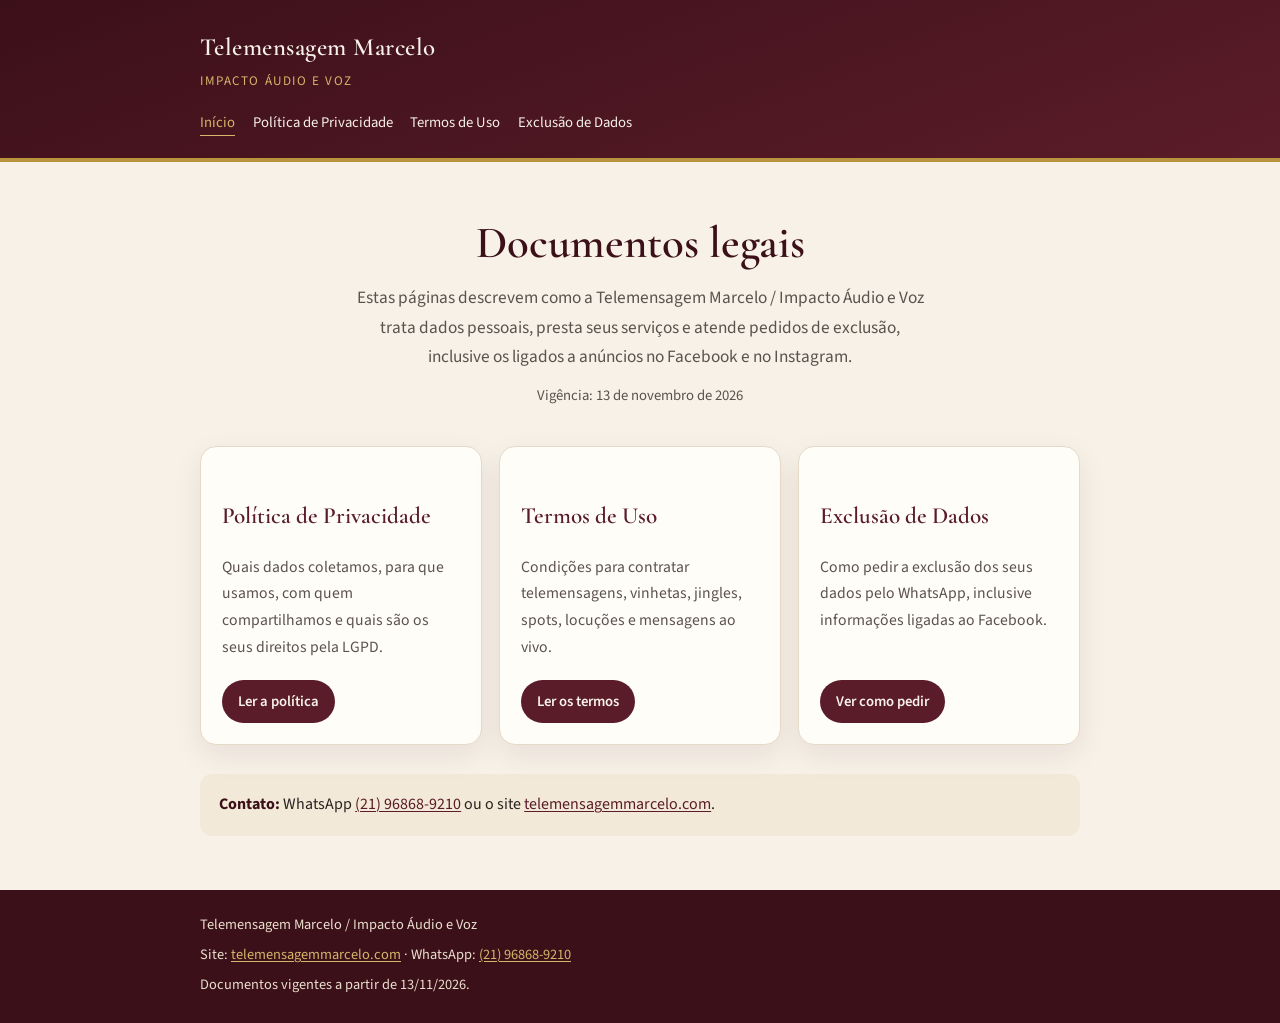
<file: index.html>
<!DOCTYPE html>
<html lang="pt-BR">
<head>
  <meta charset="utf-8">
  <meta name="viewport" content="width=device-width, initial-scale=1">
  <meta name="description" content="Política de privacidade, termos de uso e exclusão de dados da Telemensagem Marcelo / Impacto Áudio e Voz.">
  <title>Documentos legais — Telemensagem Marcelo</title>
  <link rel="preconnect" href="https://fonts.googleapis.com">
  <link rel="preconnect" href="https://fonts.gstatic.com" crossorigin>
  <link href="https://fonts.googleapis.com/css2?family=Cormorant+Garamond:wght@600;700&family=Source+Sans+3:wght@400;600&display=swap" rel="stylesheet">
  <link rel="stylesheet" href="styles.css">
</head>
<body>
  <header>
    <div class="wrap">
      <a class="brand" href="index.html">Telemensagem Marcelo</a>
      <span class="sub">Impacto Áudio e Voz</span>
      <nav class="top" aria-label="Documentos legais">
      <a href="index.html" aria-current="page">Início</a>
      <a href="politica-de-privacidade.html">Política de Privacidade</a>
      <a href="termos-de-uso.html">Termos de Uso</a>
      <a href="exclusao-de-dados.html">Exclusão de Dados</a>
      </nav>
    </div>
  </header>
  <main>
    <div class="wrap">
      <section class="hero">
        <h1>Documentos legais</h1>
        <p class="lede">Estas páginas descrevem como a Telemensagem Marcelo / Impacto Áudio e Voz trata dados pessoais, presta seus serviços e atende pedidos de exclusão, inclusive os ligados a anúncios no Facebook e no Instagram.</p>
        <p class="meta">Vigência: 13 de novembro de 2026</p>
      </section>
      <section class="cards" aria-label="Páginas disponíveis">
        <article class="card">
          <h2>Política de Privacidade</h2>
          <p>Quais dados coletamos, para que usamos, com quem compartilhamos e quais são os seus direitos pela LGPD.</p>
          <a class="btn" href="politica-de-privacidade.html">Ler a política</a>
        </article>
        <article class="card">
          <h2>Termos de Uso</h2>
          <p>Condições para contratar telemensagens, vinhetas, jingles, spots, locuções e mensagens ao vivo.</p>
          <a class="btn" href="termos-de-uso.html">Ler os termos</a>
        </article>
        <article class="card">
          <h2>Exclusão de Dados</h2>
          <p>Como pedir a exclusão dos seus dados pelo WhatsApp, inclusive informações ligadas ao Facebook.</p>
          <a class="btn" href="exclusao-de-dados.html">Ver como pedir</a>
        </article>
      </section>
      <div class="contact-box">
        <p><strong>Contato:</strong> WhatsApp <a href="https://wa.me/5521968689210">(21) 96868-9210</a> ou o site <a href="https://telemensagemmarcelo.com">telemensagemmarcelo.com</a>.</p>
      </div>

    </div>
  </main>
  <footer>
    <div class="wrap">
      <p>Telemensagem Marcelo / Impacto Áudio e Voz</p>
      <p>Site: <a href="https://telemensagemmarcelo.com">telemensagemmarcelo.com</a> · WhatsApp: <a href="https://wa.me/5521968689210">(21) 96868-9210</a></p>
      <p>Documentos vigentes a partir de 13/11/2026.</p>
    </div>
  </footer>
</body>
</html>
</file>
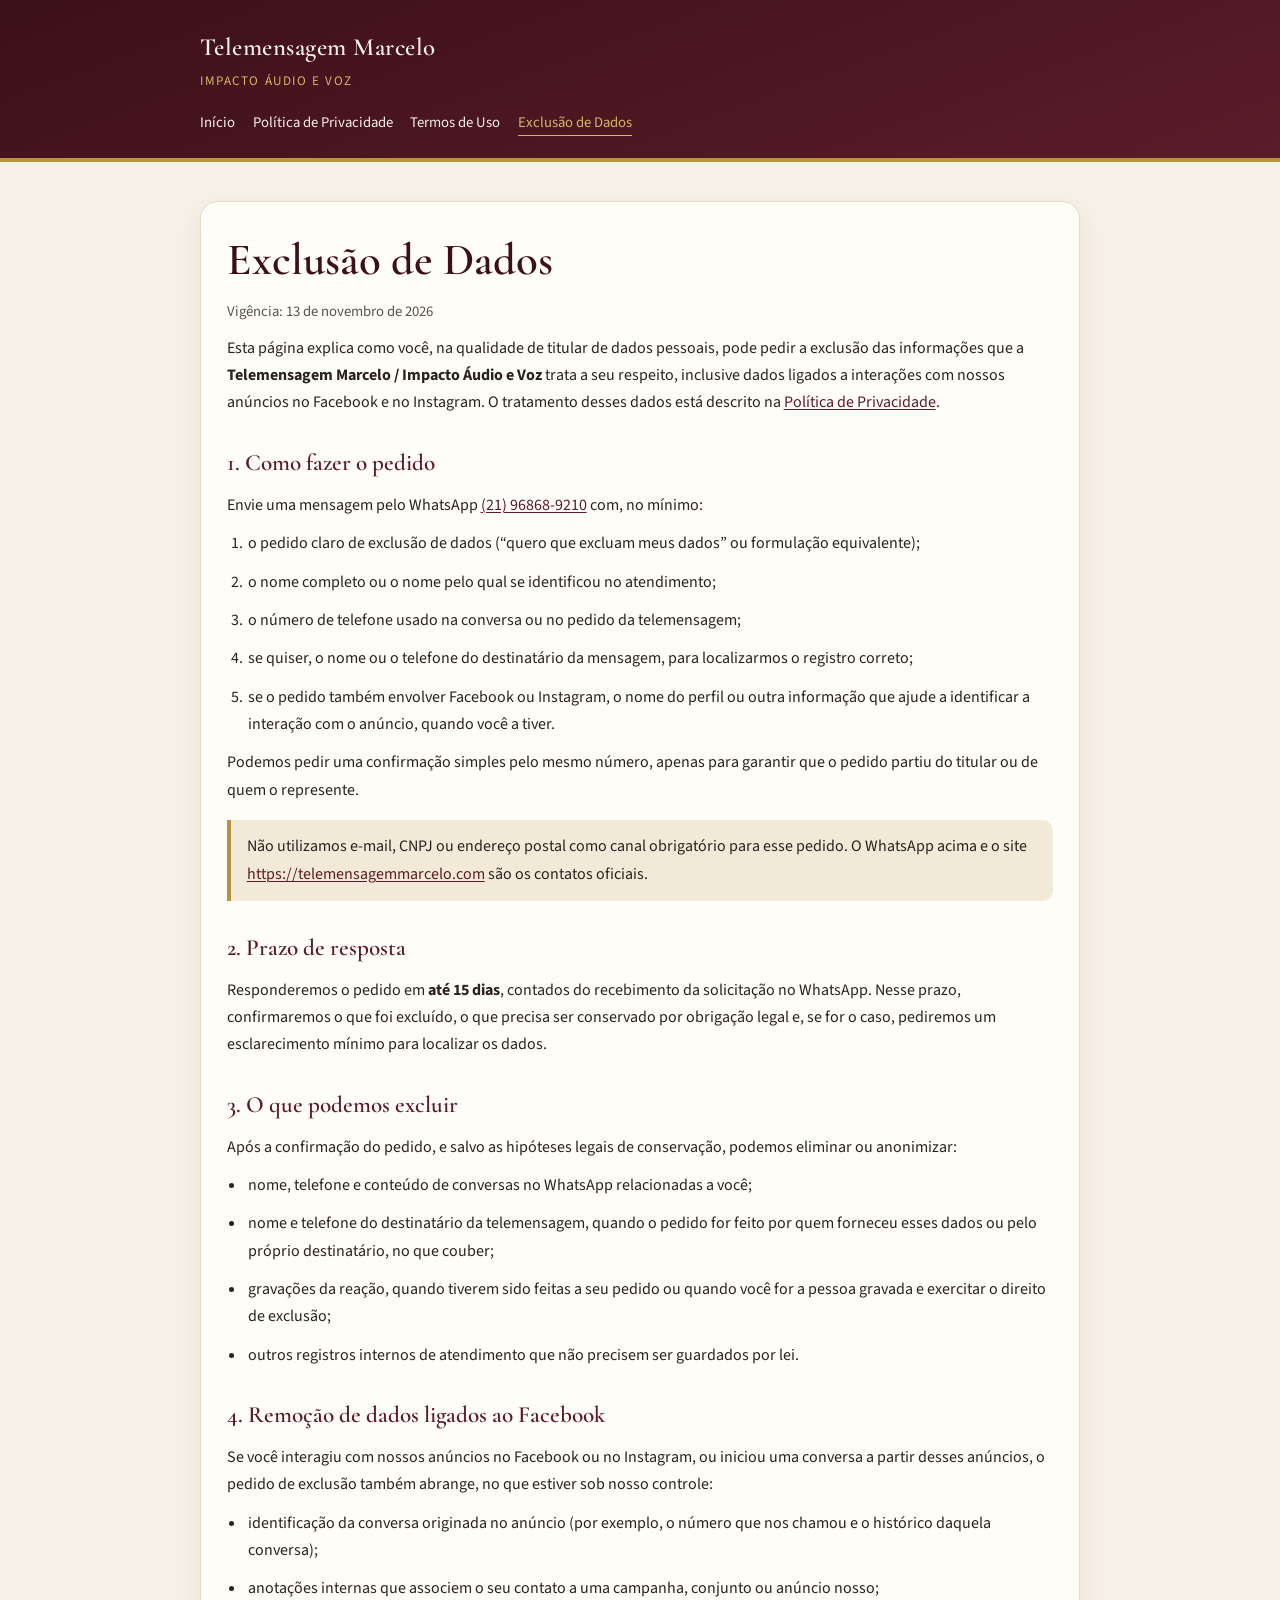
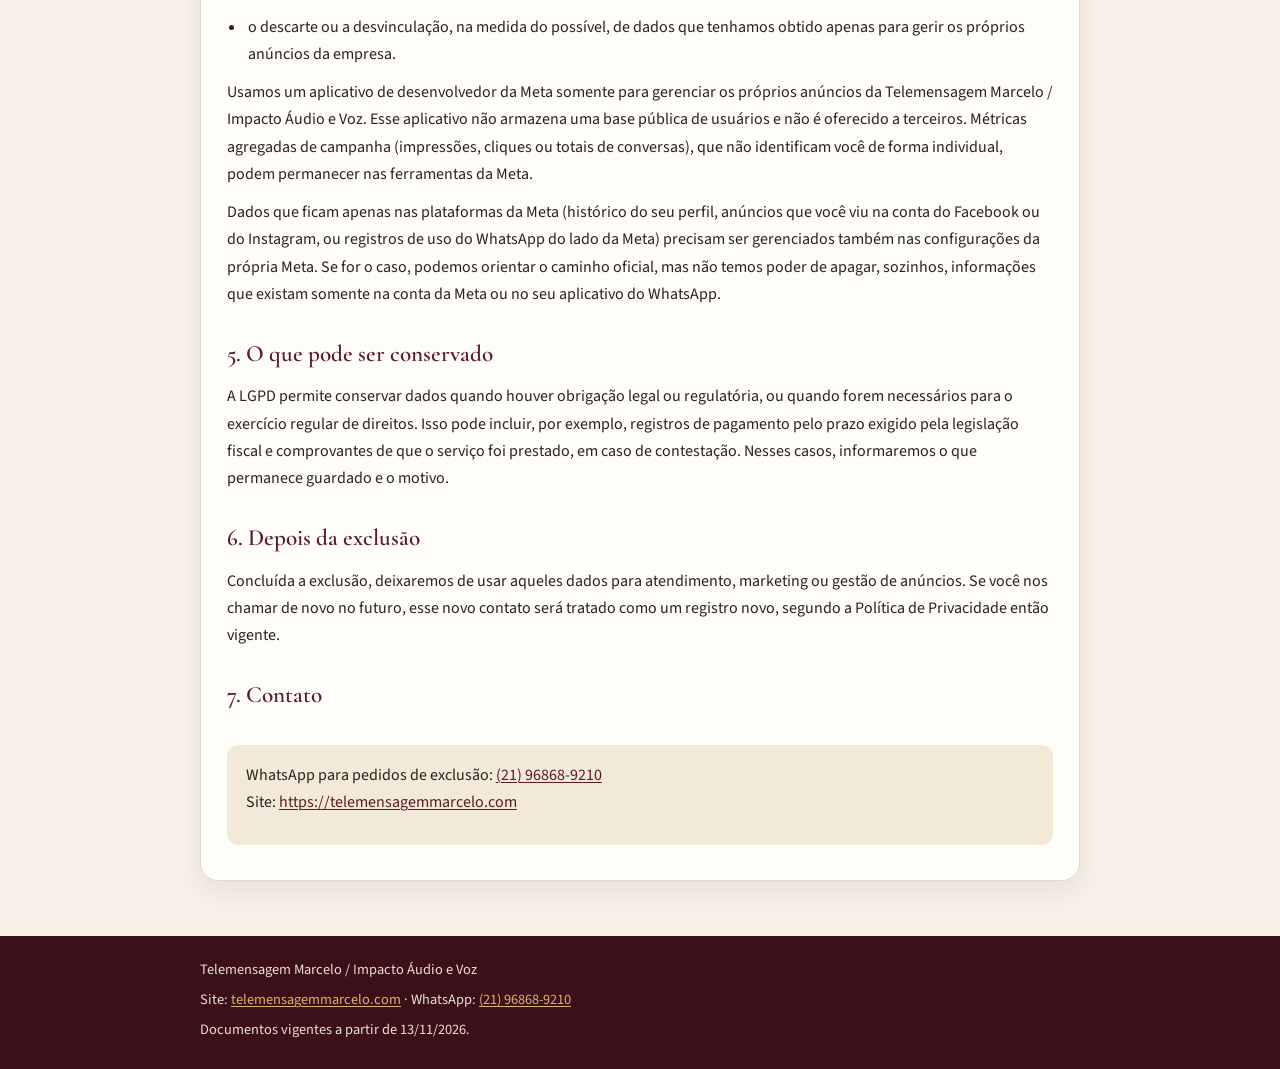
<file: exclusao-de-dados.html>
<!DOCTYPE html>
<html lang="pt-BR">
<head>
  <meta charset="utf-8">
  <meta name="viewport" content="width=device-width, initial-scale=1">
  <meta name="description" content="Como pedir a exclusão dos seus dados à Telemensagem Marcelo, inclusive dados ligados ao Facebook.">
  <title>Exclusão de Dados — Telemensagem Marcelo</title>
  <link rel="preconnect" href="https://fonts.googleapis.com">
  <link rel="preconnect" href="https://fonts.gstatic.com" crossorigin>
  <link href="https://fonts.googleapis.com/css2?family=Cormorant+Garamond:wght@600;700&family=Source+Sans+3:wght@400;600&display=swap" rel="stylesheet">
  <link rel="stylesheet" href="styles.css">
</head>
<body>
  <header>
    <div class="wrap">
      <a class="brand" href="index.html">Telemensagem Marcelo</a>
      <span class="sub">Impacto Áudio e Voz</span>
      <nav class="top" aria-label="Documentos legais">
      <a href="index.html">Início</a>
      <a href="politica-de-privacidade.html">Política de Privacidade</a>
      <a href="termos-de-uso.html">Termos de Uso</a>
      <a href="exclusao-de-dados.html" aria-current="page">Exclusão de Dados</a>
      </nav>
    </div>
  </header>
  <main>
    <div class="wrap">
      <article>
        <h1>Exclusão de Dados</h1>
        <p class="meta">Vigência: 13 de novembro de 2026</p>
        <p>Esta página explica como você, na qualidade de titular de dados pessoais, pode pedir a exclusão das informações que a <strong>Telemensagem Marcelo / Impacto Áudio e Voz</strong> trata a seu respeito, inclusive dados ligados a interações com nossos anúncios no Facebook e no Instagram. O tratamento desses dados está descrito na <a href="politica-de-privacidade.html">Política de Privacidade</a>.</p>

        <h2>1. Como fazer o pedido</h2>
        <p>Envie uma mensagem pelo WhatsApp <a href="https://wa.me/5521968689210">(21) 96868-9210</a> com, no mínimo:</p>
        <ol>
          <li>o pedido claro de exclusão de dados (“quero que excluam meus dados” ou formulação equivalente);</li>
          <li>o nome completo ou o nome pelo qual se identificou no atendimento;</li>
          <li>o número de telefone usado na conversa ou no pedido da telemensagem;</li>
          <li>se quiser, o nome ou o telefone do destinatário da mensagem, para localizarmos o registro correto;</li>
          <li>se o pedido também envolver Facebook ou Instagram, o nome do perfil ou outra informação que ajude a identificar a interação com o anúncio, quando você a tiver.</li>
        </ol>
        <p>Podemos pedir uma confirmação simples pelo mesmo número, apenas para garantir que o pedido partiu do titular ou de quem o represente.</p>
        <p class="note">Não utilizamos e-mail, CNPJ ou endereço postal como canal obrigatório para esse pedido. O WhatsApp acima e o site <a href="https://telemensagemmarcelo.com">https://telemensagemmarcelo.com</a> são os contatos oficiais.</p>

        <h2>2. Prazo de resposta</h2>
        <p>Responderemos o pedido em <strong>até 15 dias</strong>, contados do recebimento da solicitação no WhatsApp. Nesse prazo, confirmaremos o que foi excluído, o que precisa ser conservado por obrigação legal e, se for o caso, pediremos um esclarecimento mínimo para localizar os dados.</p>

        <h2>3. O que podemos excluir</h2>
        <p>Após a confirmação do pedido, e salvo as hipóteses legais de conservação, podemos eliminar ou anonimizar:</p>
        <ul>
          <li>nome, telefone e conteúdo de conversas no WhatsApp relacionadas a você;</li>
          <li>nome e telefone do destinatário da telemensagem, quando o pedido for feito por quem forneceu esses dados ou pelo próprio destinatário, no que couber;</li>
          <li>gravações da reação, quando tiverem sido feitas a seu pedido ou quando você for a pessoa gravada e exercitar o direito de exclusão;</li>
          <li>outros registros internos de atendimento que não precisem ser guardados por lei.</li>
        </ul>

        <h2>4. Remoção de dados ligados ao Facebook</h2>
        <p>Se você interagiu com nossos anúncios no Facebook ou no Instagram, ou iniciou uma conversa a partir desses anúncios, o pedido de exclusão também abrange, no que estiver sob nosso controle:</p>
        <ul>
          <li>identificação da conversa originada no anúncio (por exemplo, o número que nos chamou e o histórico daquela conversa);</li>
          <li>anotações internas que associem o seu contato a uma campanha, conjunto ou anúncio nosso;</li>
          <li>o descarte ou a desvinculação, na medida do possível, de dados que tenhamos obtido apenas para gerir os próprios anúncios da empresa.</li>
        </ul>
        <p>Usamos um aplicativo de desenvolvedor da Meta somente para gerenciar os próprios anúncios da Telemensagem Marcelo / Impacto Áudio e Voz. Esse aplicativo não armazena uma base pública de usuários e não é oferecido a terceiros. Métricas agregadas de campanha (impressões, cliques ou totais de conversas), que não identificam você de forma individual, podem permanecer nas ferramentas da Meta.</p>
        <p>Dados que ficam apenas nas plataformas da Meta (histórico do seu perfil, anúncios que você viu na conta do Facebook ou do Instagram, ou registros de uso do WhatsApp do lado da Meta) precisam ser gerenciados também nas configurações da própria Meta. Se for o caso, podemos orientar o caminho oficial, mas não temos poder de apagar, sozinhos, informações que existam somente na conta da Meta ou no seu aplicativo do WhatsApp.</p>

        <h2>5. O que pode ser conservado</h2>
        <p>A LGPD permite conservar dados quando houver obrigação legal ou regulatória, ou quando forem necessários para o exercício regular de direitos. Isso pode incluir, por exemplo, registros de pagamento pelo prazo exigido pela legislação fiscal e comprovantes de que o serviço foi prestado, em caso de contestação. Nesses casos, informaremos o que permanece guardado e o motivo.</p>

        <h2>6. Depois da exclusão</h2>
        <p>Concluída a exclusão, deixaremos de usar aqueles dados para atendimento, marketing ou gestão de anúncios. Se você nos chamar de novo no futuro, esse novo contato será tratado como um registro novo, segundo a Política de Privacidade então vigente.</p>

        <h2>7. Contato</h2>
        <div class="contact-box">
          <p>WhatsApp para pedidos de exclusão: <a href="https://wa.me/5521968689210">(21) 96868-9210</a><br>
          Site: <a href="https://telemensagemmarcelo.com">https://telemensagemmarcelo.com</a></p>
        </div>
      </article>

    </div>
  </main>
  <footer>
    <div class="wrap">
      <p>Telemensagem Marcelo / Impacto Áudio e Voz</p>
      <p>Site: <a href="https://telemensagemmarcelo.com">telemensagemmarcelo.com</a> · WhatsApp: <a href="https://wa.me/5521968689210">(21) 96868-9210</a></p>
      <p>Documentos vigentes a partir de 13/11/2026.</p>
    </div>
  </footer>
</body>
</html>
</file>
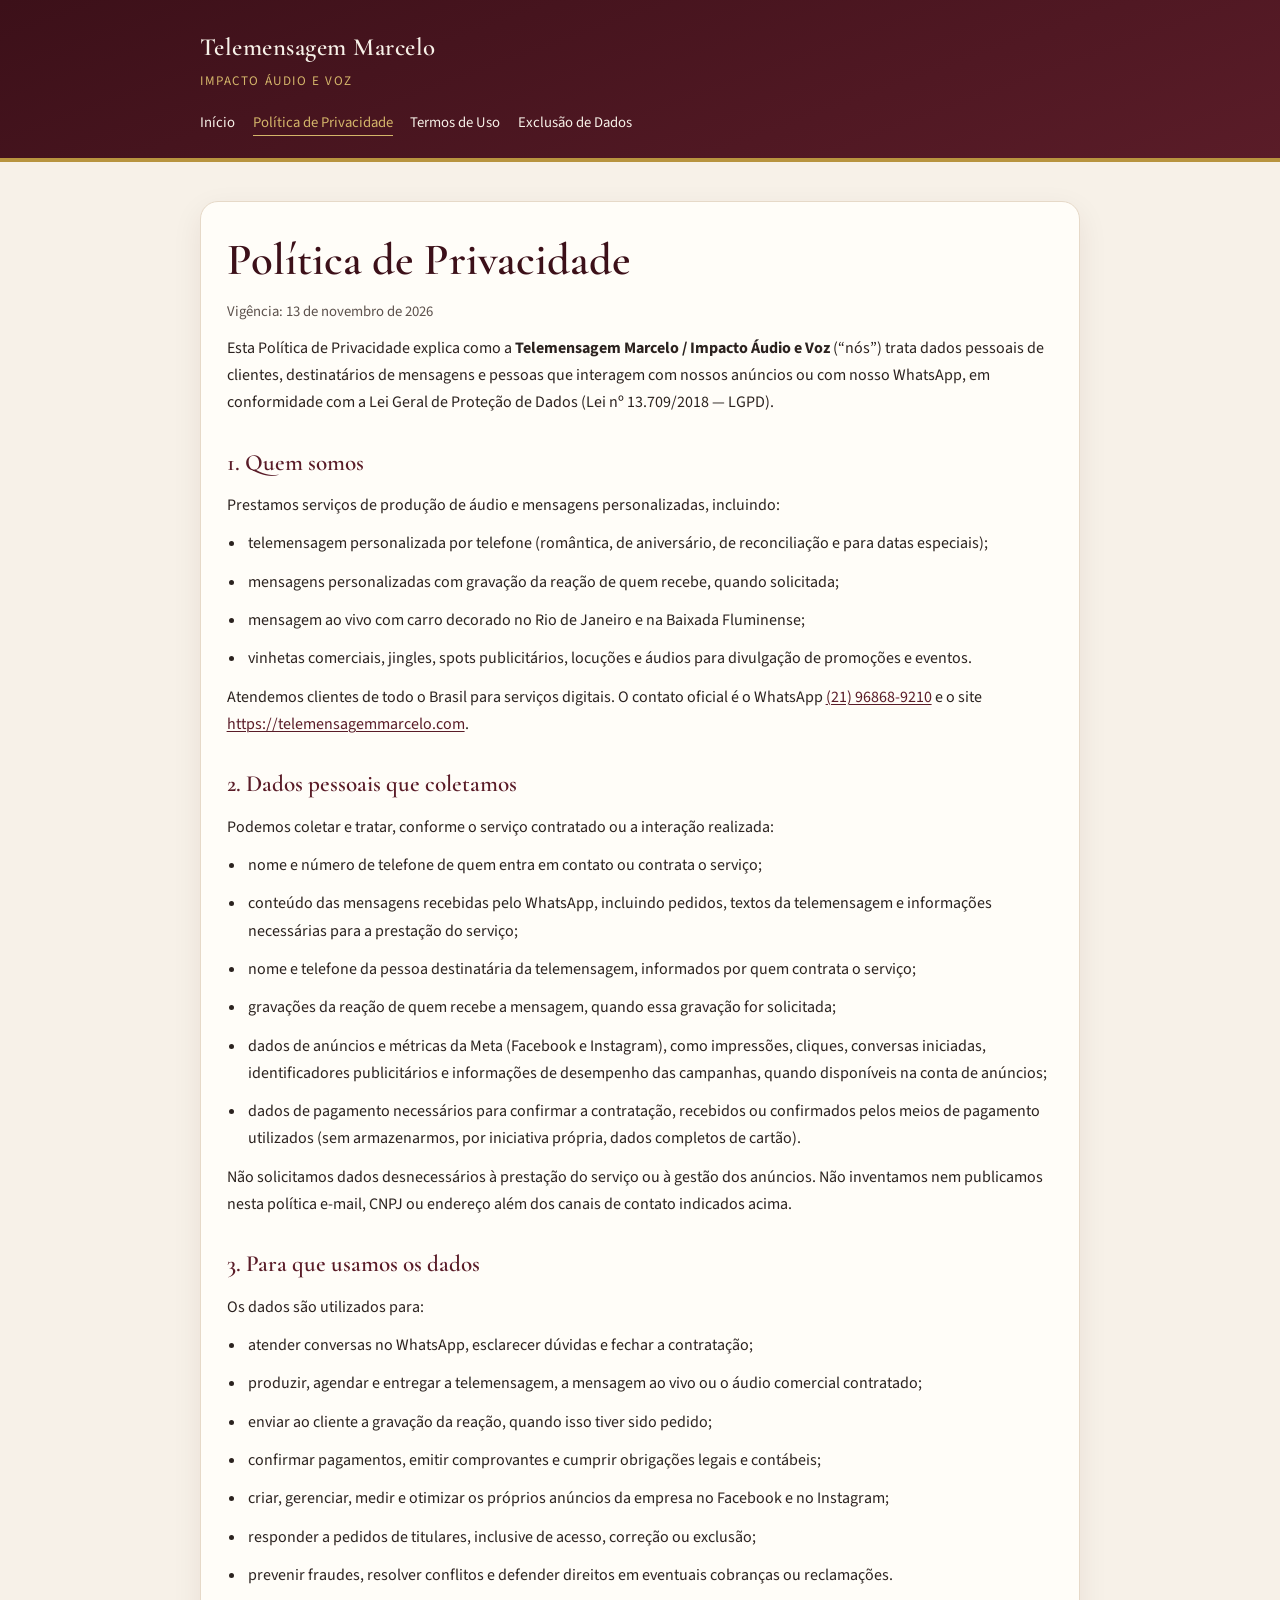
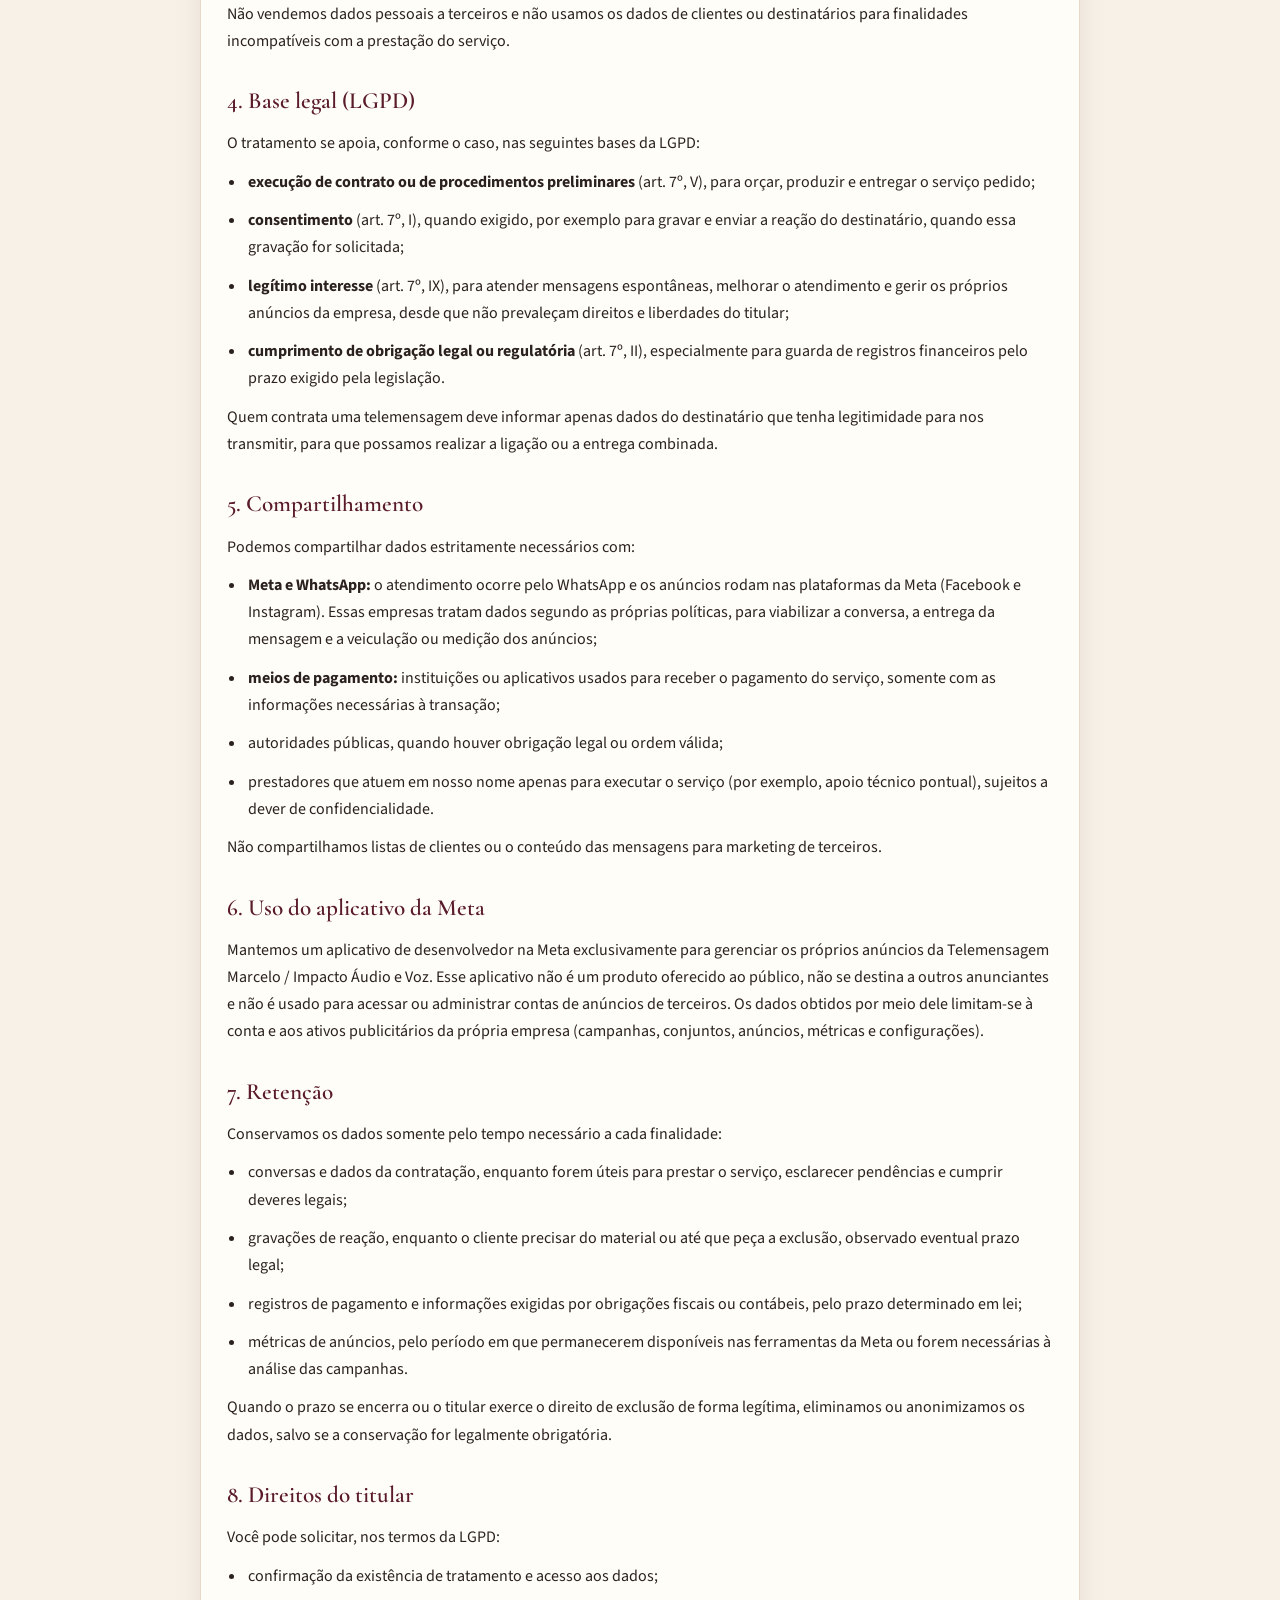
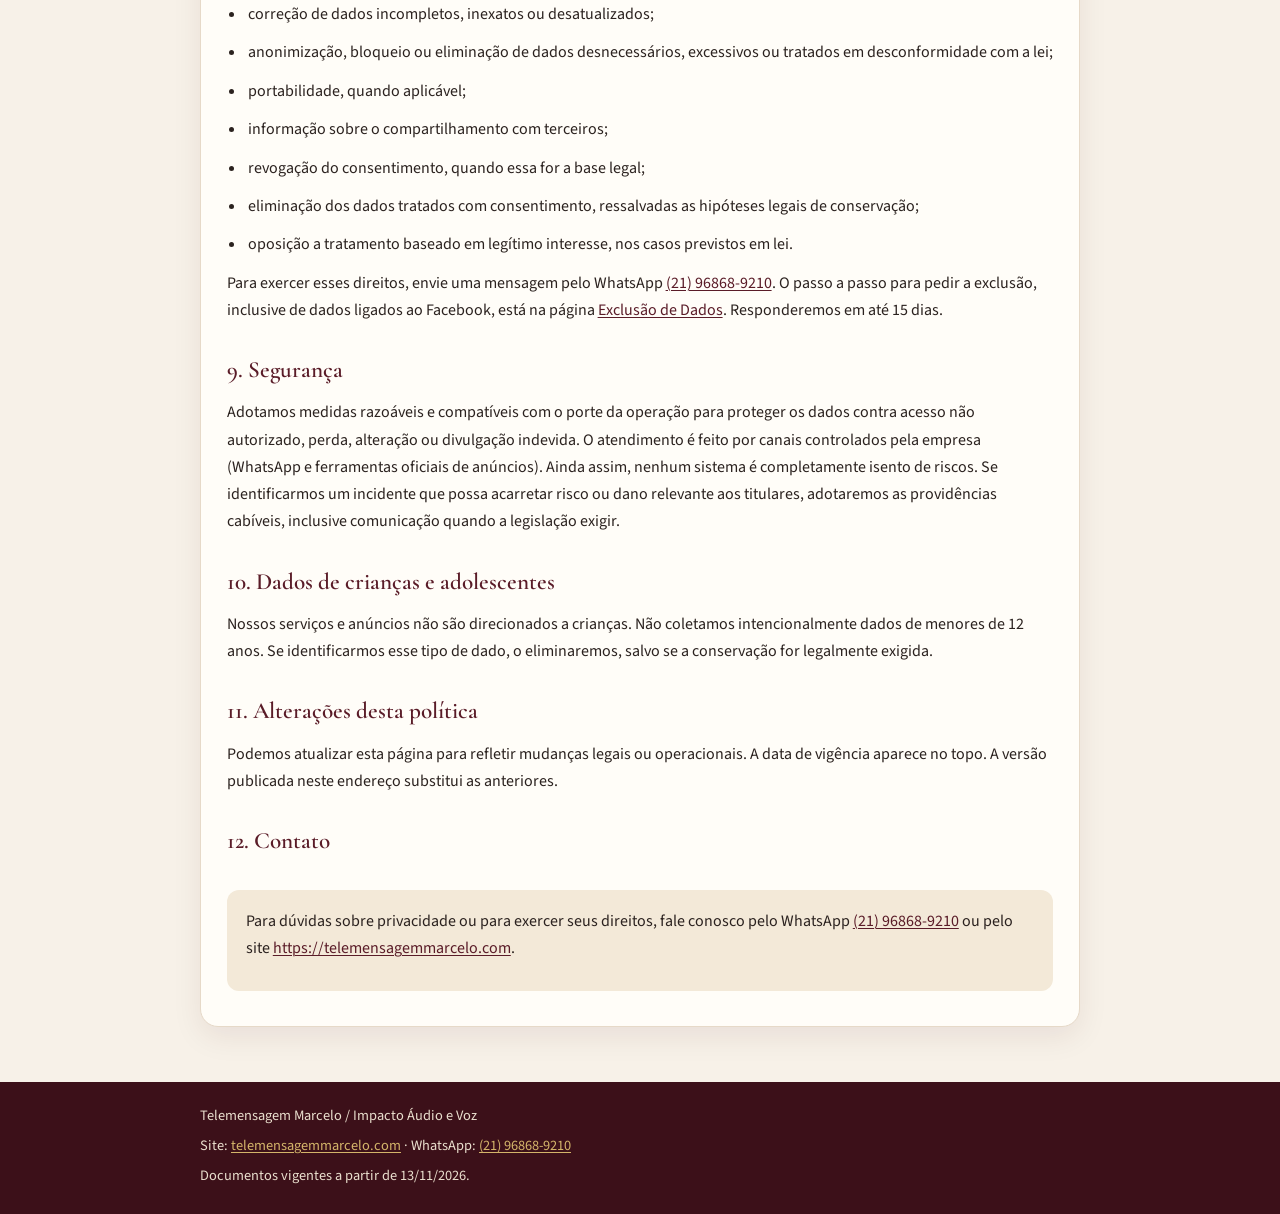
<file: politica-de-privacidade.html>
<!DOCTYPE html>
<html lang="pt-BR">
<head>
  <meta charset="utf-8">
  <meta name="viewport" content="width=device-width, initial-scale=1">
  <meta name="description" content="Política de Privacidade da Telemensagem Marcelo / Impacto Áudio e Voz, em conformidade com a LGPD.">
  <title>Política de Privacidade — Telemensagem Marcelo</title>
  <link rel="preconnect" href="https://fonts.googleapis.com">
  <link rel="preconnect" href="https://fonts.gstatic.com" crossorigin>
  <link href="https://fonts.googleapis.com/css2?family=Cormorant+Garamond:wght@600;700&family=Source+Sans+3:wght@400;600&display=swap" rel="stylesheet">
  <link rel="stylesheet" href="styles.css">
</head>
<body>
  <header>
    <div class="wrap">
      <a class="brand" href="index.html">Telemensagem Marcelo</a>
      <span class="sub">Impacto Áudio e Voz</span>
      <nav class="top" aria-label="Documentos legais">
      <a href="index.html">Início</a>
      <a href="politica-de-privacidade.html" aria-current="page">Política de Privacidade</a>
      <a href="termos-de-uso.html">Termos de Uso</a>
      <a href="exclusao-de-dados.html">Exclusão de Dados</a>
      </nav>
    </div>
  </header>
  <main>
    <div class="wrap">
      <article>
        <h1>Política de Privacidade</h1>
        <p class="meta">Vigência: 13 de novembro de 2026</p>
        <p>Esta Política de Privacidade explica como a <strong>Telemensagem Marcelo / Impacto Áudio e Voz</strong> (“nós”) trata dados pessoais de clientes, destinatários de mensagens e pessoas que interagem com nossos anúncios ou com nosso WhatsApp, em conformidade com a Lei Geral de Proteção de Dados (Lei nº 13.709/2018 — LGPD).</p>

        <h2>1. Quem somos</h2>
        <p>Prestamos serviços de produção de áudio e mensagens personalizadas, incluindo:</p>
        <ul>
          <li>telemensagem personalizada por telefone (romântica, de aniversário, de reconciliação e para datas especiais);</li>
          <li>mensagens personalizadas com gravação da reação de quem recebe, quando solicitada;</li>
          <li>mensagem ao vivo com carro decorado no Rio de Janeiro e na Baixada Fluminense;</li>
          <li>vinhetas comerciais, jingles, spots publicitários, locuções e áudios para divulgação de promoções e eventos.</li>
        </ul>
        <p>Atendemos clientes de todo o Brasil para serviços digitais. O contato oficial é o WhatsApp <a href="https://wa.me/5521968689210">(21) 96868-9210</a> e o site <a href="https://telemensagemmarcelo.com">https://telemensagemmarcelo.com</a>.</p>

        <h2>2. Dados pessoais que coletamos</h2>
        <p>Podemos coletar e tratar, conforme o serviço contratado ou a interação realizada:</p>
        <ul>
          <li>nome e número de telefone de quem entra em contato ou contrata o serviço;</li>
          <li>conteúdo das mensagens recebidas pelo WhatsApp, incluindo pedidos, textos da telemensagem e informações necessárias para a prestação do serviço;</li>
          <li>nome e telefone da pessoa destinatária da telemensagem, informados por quem contrata o serviço;</li>
          <li>gravações da reação de quem recebe a mensagem, quando essa gravação for solicitada;</li>
          <li>dados de anúncios e métricas da Meta (Facebook e Instagram), como impressões, cliques, conversas iniciadas, identificadores publicitários e informações de desempenho das campanhas, quando disponíveis na conta de anúncios;</li>
          <li>dados de pagamento necessários para confirmar a contratação, recebidos ou confirmados pelos meios de pagamento utilizados (sem armazenarmos, por iniciativa própria, dados completos de cartão).</li>
        </ul>
        <p>Não solicitamos dados desnecessários à prestação do serviço ou à gestão dos anúncios. Não inventamos nem publicamos nesta política e-mail, CNPJ ou endereço além dos canais de contato indicados acima.</p>

        <h2>3. Para que usamos os dados</h2>
        <p>Os dados são utilizados para:</p>
        <ul>
          <li>atender conversas no WhatsApp, esclarecer dúvidas e fechar a contratação;</li>
          <li>produzir, agendar e entregar a telemensagem, a mensagem ao vivo ou o áudio comercial contratado;</li>
          <li>enviar ao cliente a gravação da reação, quando isso tiver sido pedido;</li>
          <li>confirmar pagamentos, emitir comprovantes e cumprir obrigações legais e contábeis;</li>
          <li>criar, gerenciar, medir e otimizar os próprios anúncios da empresa no Facebook e no Instagram;</li>
          <li>responder a pedidos de titulares, inclusive de acesso, correção ou exclusão;</li>
          <li>prevenir fraudes, resolver conflitos e defender direitos em eventuais cobranças ou reclamações.</li>
        </ul>
        <p>Não vendemos dados pessoais a terceiros e não usamos os dados de clientes ou destinatários para finalidades incompatíveis com a prestação do serviço.</p>

        <h2>4. Base legal (LGPD)</h2>
        <p>O tratamento se apoia, conforme o caso, nas seguintes bases da LGPD:</p>
        <ul>
          <li><strong>execução de contrato ou de procedimentos preliminares</strong> (art. 7º, V), para orçar, produzir e entregar o serviço pedido;</li>
          <li><strong>consentimento</strong> (art. 7º, I), quando exigido, por exemplo para gravar e enviar a reação do destinatário, quando essa gravação for solicitada;</li>
          <li><strong>legítimo interesse</strong> (art. 7º, IX), para atender mensagens espontâneas, melhorar o atendimento e gerir os próprios anúncios da empresa, desde que não prevaleçam direitos e liberdades do titular;</li>
          <li><strong>cumprimento de obrigação legal ou regulatória</strong> (art. 7º, II), especialmente para guarda de registros financeiros pelo prazo exigido pela legislação.</li>
        </ul>
        <p>Quem contrata uma telemensagem deve informar apenas dados do destinatário que tenha legitimidade para nos transmitir, para que possamos realizar a ligação ou a entrega combinada.</p>

        <h2>5. Compartilhamento</h2>
        <p>Podemos compartilhar dados estritamente necessários com:</p>
        <ul>
          <li><strong>Meta e WhatsApp:</strong> o atendimento ocorre pelo WhatsApp e os anúncios rodam nas plataformas da Meta (Facebook e Instagram). Essas empresas tratam dados segundo as próprias políticas, para viabilizar a conversa, a entrega da mensagem e a veiculação ou medição dos anúncios;</li>
          <li><strong>meios de pagamento:</strong> instituições ou aplicativos usados para receber o pagamento do serviço, somente com as informações necessárias à transação;</li>
          <li>autoridades públicas, quando houver obrigação legal ou ordem válida;</li>
          <li>prestadores que atuem em nosso nome apenas para executar o serviço (por exemplo, apoio técnico pontual), sujeitos a dever de confidencialidade.</li>
        </ul>
        <p>Não compartilhamos listas de clientes ou o conteúdo das mensagens para marketing de terceiros.</p>

        <h2>6. Uso do aplicativo da Meta</h2>
        <p>Mantemos um aplicativo de desenvolvedor na Meta exclusivamente para gerenciar os próprios anúncios da Telemensagem Marcelo / Impacto Áudio e Voz. Esse aplicativo não é um produto oferecido ao público, não se destina a outros anunciantes e não é usado para acessar ou administrar contas de anúncios de terceiros. Os dados obtidos por meio dele limitam-se à conta e aos ativos publicitários da própria empresa (campanhas, conjuntos, anúncios, métricas e configurações).</p>

        <h2>7. Retenção</h2>
        <p>Conservamos os dados somente pelo tempo necessário a cada finalidade:</p>
        <ul>
          <li>conversas e dados da contratação, enquanto forem úteis para prestar o serviço, esclarecer pendências e cumprir deveres legais;</li>
          <li>gravações de reação, enquanto o cliente precisar do material ou até que peça a exclusão, observado eventual prazo legal;</li>
          <li>registros de pagamento e informações exigidas por obrigações fiscais ou contábeis, pelo prazo determinado em lei;</li>
          <li>métricas de anúncios, pelo período em que permanecerem disponíveis nas ferramentas da Meta ou forem necessárias à análise das campanhas.</li>
        </ul>
        <p>Quando o prazo se encerra ou o titular exerce o direito de exclusão de forma legítima, eliminamos ou anonimizamos os dados, salvo se a conservação for legalmente obrigatória.</p>

        <h2>8. Direitos do titular</h2>
        <p>Você pode solicitar, nos termos da LGPD:</p>
        <ul>
          <li>confirmação da existência de tratamento e acesso aos dados;</li>
          <li>correção de dados incompletos, inexatos ou desatualizados;</li>
          <li>anonimização, bloqueio ou eliminação de dados desnecessários, excessivos ou tratados em desconformidade com a lei;</li>
          <li>portabilidade, quando aplicável;</li>
          <li>informação sobre o compartilhamento com terceiros;</li>
          <li>revogação do consentimento, quando essa for a base legal;</li>
          <li>eliminação dos dados tratados com consentimento, ressalvadas as hipóteses legais de conservação;</li>
          <li>oposição a tratamento baseado em legítimo interesse, nos casos previstos em lei.</li>
        </ul>
        <p>Para exercer esses direitos, envie uma mensagem pelo WhatsApp <a href="https://wa.me/5521968689210">(21) 96868-9210</a>. O passo a passo para pedir a exclusão, inclusive de dados ligados ao Facebook, está na página <a href="exclusao-de-dados.html">Exclusão de Dados</a>. Responderemos em até 15 dias.</p>

        <h2>9. Segurança</h2>
        <p>Adotamos medidas razoáveis e compatíveis com o porte da operação para proteger os dados contra acesso não autorizado, perda, alteração ou divulgação indevida. O atendimento é feito por canais controlados pela empresa (WhatsApp e ferramentas oficiais de anúncios). Ainda assim, nenhum sistema é completamente isento de riscos. Se identificarmos um incidente que possa acarretar risco ou dano relevante aos titulares, adotaremos as providências cabíveis, inclusive comunicação quando a legislação exigir.</p>

        <h2>10. Dados de crianças e adolescentes</h2>
        <p>Nossos serviços e anúncios não são direcionados a crianças. Não coletamos intencionalmente dados de menores de 12 anos. Se identificarmos esse tipo de dado, o eliminaremos, salvo se a conservação for legalmente exigida.</p>

        <h2>11. Alterações desta política</h2>
        <p>Podemos atualizar esta página para refletir mudanças legais ou operacionais. A data de vigência aparece no topo. A versão publicada neste endereço substitui as anteriores.</p>

        <h2>12. Contato</h2>
        <div class="contact-box">
          <p>Para dúvidas sobre privacidade ou para exercer seus direitos, fale conosco pelo WhatsApp <a href="https://wa.me/5521968689210">(21) 96868-9210</a> ou pelo site <a href="https://telemensagemmarcelo.com">https://telemensagemmarcelo.com</a>.</p>
        </div>
      </article>

    </div>
  </main>
  <footer>
    <div class="wrap">
      <p>Telemensagem Marcelo / Impacto Áudio e Voz</p>
      <p>Site: <a href="https://telemensagemmarcelo.com">telemensagemmarcelo.com</a> · WhatsApp: <a href="https://wa.me/5521968689210">(21) 96868-9210</a></p>
      <p>Documentos vigentes a partir de 13/11/2026.</p>
    </div>
  </footer>
</body>
</html>
</file>
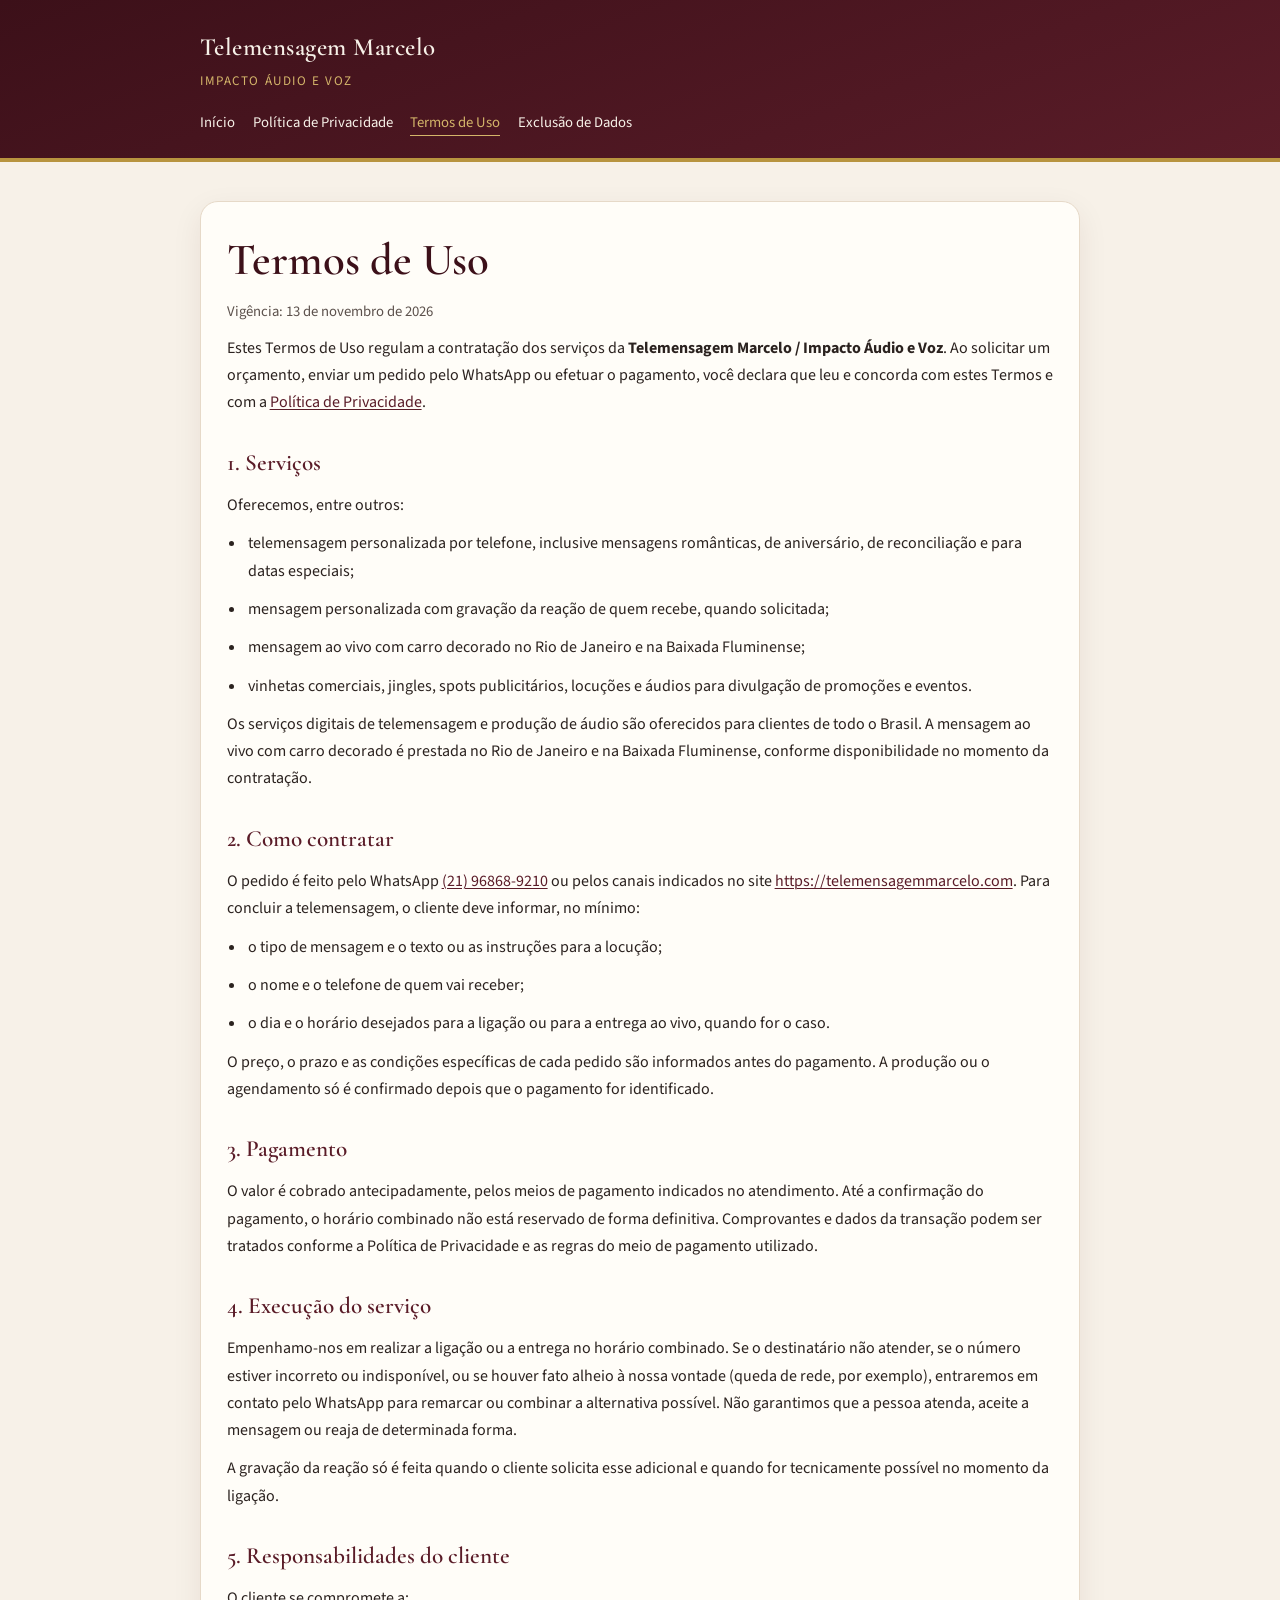
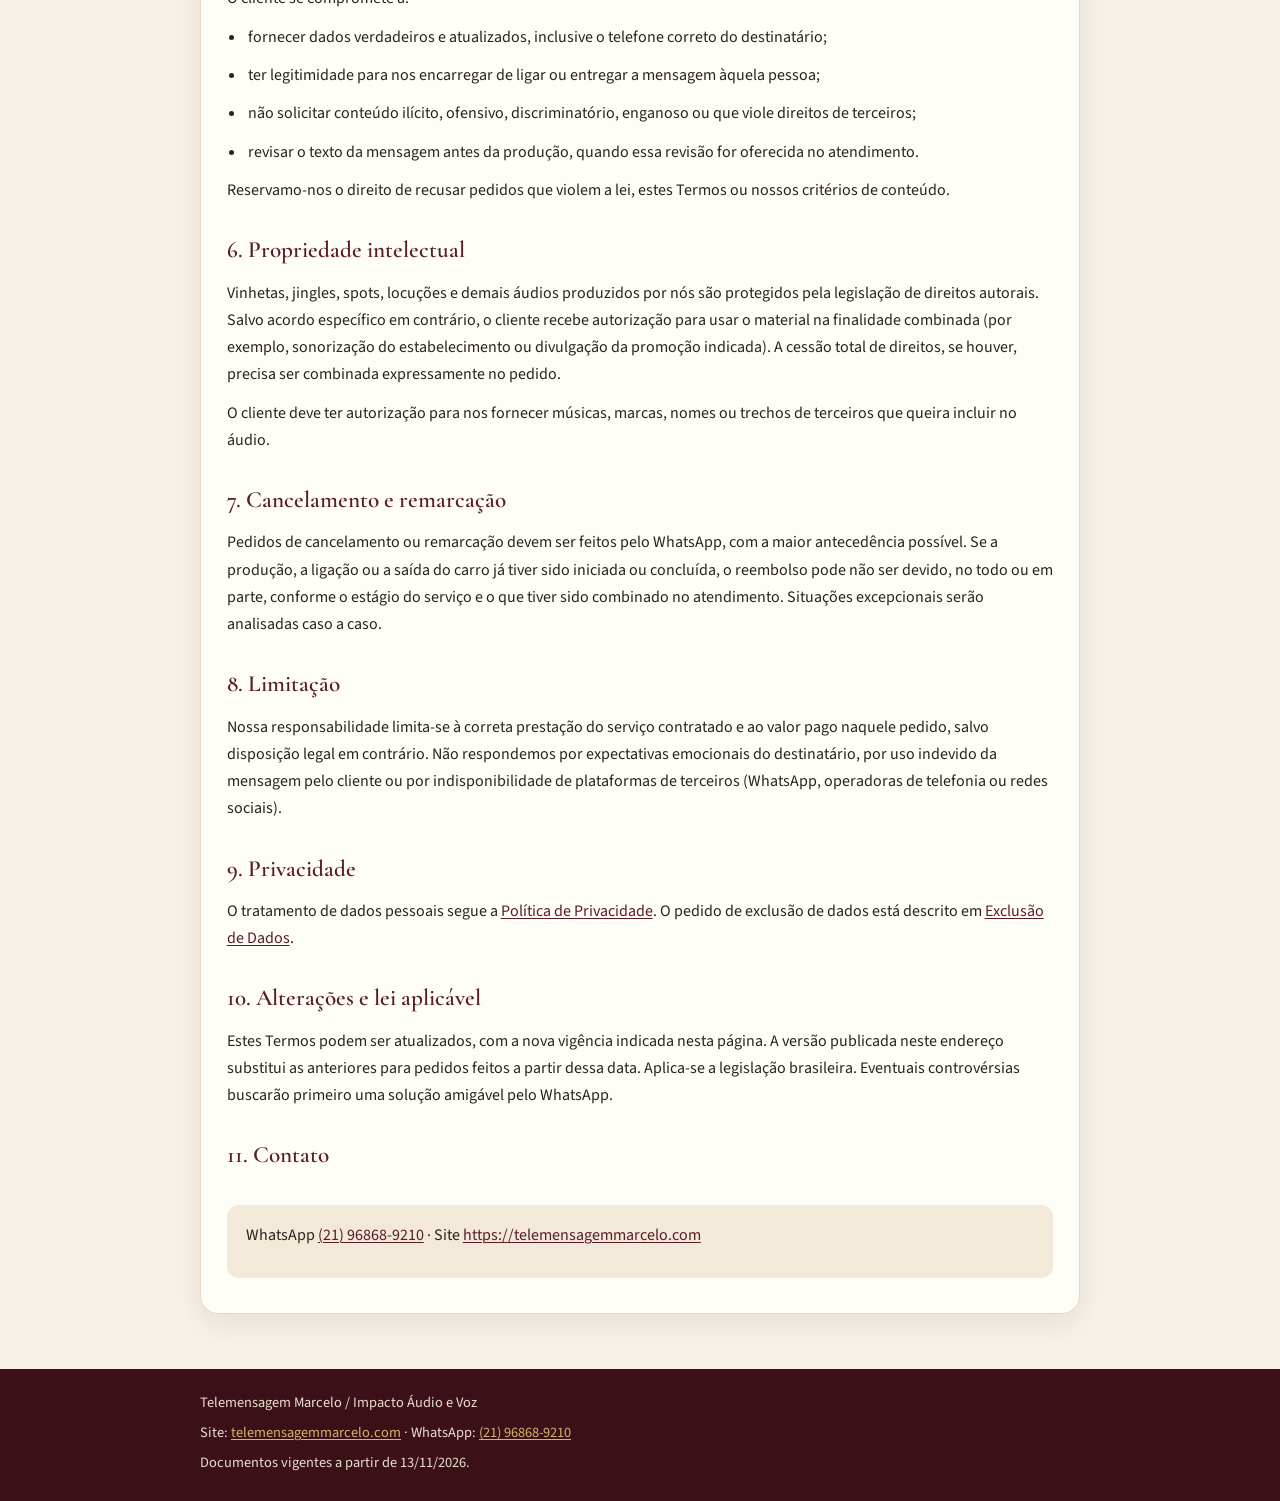
<file: termos-de-uso.html>
<!DOCTYPE html>
<html lang="pt-BR">
<head>
  <meta charset="utf-8">
  <meta name="viewport" content="width=device-width, initial-scale=1">
  <meta name="description" content="Termos de Uso dos serviços da Telemensagem Marcelo / Impacto Áudio e Voz.">
  <title>Termos de Uso — Telemensagem Marcelo</title>
  <link rel="preconnect" href="https://fonts.googleapis.com">
  <link rel="preconnect" href="https://fonts.gstatic.com" crossorigin>
  <link href="https://fonts.googleapis.com/css2?family=Cormorant+Garamond:wght@600;700&family=Source+Sans+3:wght@400;600&display=swap" rel="stylesheet">
  <link rel="stylesheet" href="styles.css">
</head>
<body>
  <header>
    <div class="wrap">
      <a class="brand" href="index.html">Telemensagem Marcelo</a>
      <span class="sub">Impacto Áudio e Voz</span>
      <nav class="top" aria-label="Documentos legais">
      <a href="index.html">Início</a>
      <a href="politica-de-privacidade.html">Política de Privacidade</a>
      <a href="termos-de-uso.html" aria-current="page">Termos de Uso</a>
      <a href="exclusao-de-dados.html">Exclusão de Dados</a>
      </nav>
    </div>
  </header>
  <main>
    <div class="wrap">
      <article>
        <h1>Termos de Uso</h1>
        <p class="meta">Vigência: 13 de novembro de 2026</p>
        <p>Estes Termos de Uso regulam a contratação dos serviços da <strong>Telemensagem Marcelo / Impacto Áudio e Voz</strong>. Ao solicitar um orçamento, enviar um pedido pelo WhatsApp ou efetuar o pagamento, você declara que leu e concorda com estes Termos e com a <a href="politica-de-privacidade.html">Política de Privacidade</a>.</p>

        <h2>1. Serviços</h2>
        <p>Oferecemos, entre outros:</p>
        <ul>
          <li>telemensagem personalizada por telefone, inclusive mensagens românticas, de aniversário, de reconciliação e para datas especiais;</li>
          <li>mensagem personalizada com gravação da reação de quem recebe, quando solicitada;</li>
          <li>mensagem ao vivo com carro decorado no Rio de Janeiro e na Baixada Fluminense;</li>
          <li>vinhetas comerciais, jingles, spots publicitários, locuções e áudios para divulgação de promoções e eventos.</li>
        </ul>
        <p>Os serviços digitais de telemensagem e produção de áudio são oferecidos para clientes de todo o Brasil. A mensagem ao vivo com carro decorado é prestada no Rio de Janeiro e na Baixada Fluminense, conforme disponibilidade no momento da contratação.</p>

        <h2>2. Como contratar</h2>
        <p>O pedido é feito pelo WhatsApp <a href="https://wa.me/5521968689210">(21) 96868-9210</a> ou pelos canais indicados no site <a href="https://telemensagemmarcelo.com">https://telemensagemmarcelo.com</a>. Para concluir a telemensagem, o cliente deve informar, no mínimo:</p>
        <ul>
          <li>o tipo de mensagem e o texto ou as instruções para a locução;</li>
          <li>o nome e o telefone de quem vai receber;</li>
          <li>o dia e o horário desejados para a ligação ou para a entrega ao vivo, quando for o caso.</li>
        </ul>
        <p>O preço, o prazo e as condições específicas de cada pedido são informados antes do pagamento. A produção ou o agendamento só é confirmado depois que o pagamento for identificado.</p>

        <h2>3. Pagamento</h2>
        <p>O valor é cobrado antecipadamente, pelos meios de pagamento indicados no atendimento. Até a confirmação do pagamento, o horário combinado não está reservado de forma definitiva. Comprovantes e dados da transação podem ser tratados conforme a Política de Privacidade e as regras do meio de pagamento utilizado.</p>

        <h2>4. Execução do serviço</h2>
        <p>Empenhamo-nos em realizar a ligação ou a entrega no horário combinado. Se o destinatário não atender, se o número estiver incorreto ou indisponível, ou se houver fato alheio à nossa vontade (queda de rede, por exemplo), entraremos em contato pelo WhatsApp para remarcar ou combinar a alternativa possível. Não garantimos que a pessoa atenda, aceite a mensagem ou reaja de determinada forma.</p>
        <p>A gravação da reação só é feita quando o cliente solicita esse adicional e quando for tecnicamente possível no momento da ligação.</p>

        <h2>5. Responsabilidades do cliente</h2>
        <p>O cliente se compromete a:</p>
        <ul>
          <li>fornecer dados verdadeiros e atualizados, inclusive o telefone correto do destinatário;</li>
          <li>ter legitimidade para nos encarregar de ligar ou entregar a mensagem àquela pessoa;</li>
          <li>não solicitar conteúdo ilícito, ofensivo, discriminatório, enganoso ou que viole direitos de terceiros;</li>
          <li>revisar o texto da mensagem antes da produção, quando essa revisão for oferecida no atendimento.</li>
        </ul>
        <p>Reservamo-nos o direito de recusar pedidos que violem a lei, estes Termos ou nossos critérios de conteúdo.</p>

        <h2>6. Propriedade intelectual</h2>
        <p>Vinhetas, jingles, spots, locuções e demais áudios produzidos por nós são protegidos pela legislação de direitos autorais. Salvo acordo específico em contrário, o cliente recebe autorização para usar o material na finalidade combinada (por exemplo, sonorização do estabelecimento ou divulgação da promoção indicada). A cessão total de direitos, se houver, precisa ser combinada expressamente no pedido.</p>
        <p>O cliente deve ter autorização para nos fornecer músicas, marcas, nomes ou trechos de terceiros que queira incluir no áudio.</p>

        <h2>7. Cancelamento e remarcação</h2>
        <p>Pedidos de cancelamento ou remarcação devem ser feitos pelo WhatsApp, com a maior antecedência possível. Se a produção, a ligação ou a saída do carro já tiver sido iniciada ou concluída, o reembolso pode não ser devido, no todo ou em parte, conforme o estágio do serviço e o que tiver sido combinado no atendimento. Situações excepcionais serão analisadas caso a caso.</p>

        <h2>8. Limitação</h2>
        <p>Nossa responsabilidade limita-se à correta prestação do serviço contratado e ao valor pago naquele pedido, salvo disposição legal em contrário. Não respondemos por expectativas emocionais do destinatário, por uso indevido da mensagem pelo cliente ou por indisponibilidade de plataformas de terceiros (WhatsApp, operadoras de telefonia ou redes sociais).</p>

        <h2>9. Privacidade</h2>
        <p>O tratamento de dados pessoais segue a <a href="politica-de-privacidade.html">Política de Privacidade</a>. O pedido de exclusão de dados está descrito em <a href="exclusao-de-dados.html">Exclusão de Dados</a>.</p>

        <h2>10. Alterações e lei aplicável</h2>
        <p>Estes Termos podem ser atualizados, com a nova vigência indicada nesta página. A versão publicada neste endereço substitui as anteriores para pedidos feitos a partir dessa data. Aplica-se a legislação brasileira. Eventuais controvérsias buscarão primeiro uma solução amigável pelo WhatsApp.</p>

        <h2>11. Contato</h2>
        <div class="contact-box">
          <p>WhatsApp <a href="https://wa.me/5521968689210">(21) 96868-9210</a> · Site <a href="https://telemensagemmarcelo.com">https://telemensagemmarcelo.com</a></p>
        </div>
      </article>

    </div>
  </main>
  <footer>
    <div class="wrap">
      <p>Telemensagem Marcelo / Impacto Áudio e Voz</p>
      <p>Site: <a href="https://telemensagemmarcelo.com">telemensagemmarcelo.com</a> · WhatsApp: <a href="https://wa.me/5521968689210">(21) 96868-9210</a></p>
      <p>Documentos vigentes a partir de 13/11/2026.</p>
    </div>
  </footer>
</body>
</html>
</file>
<file: styles.css>
/* Telemensagem Marcelo / Impacto Áudio e Voz — páginas legais */
:root {
  --wine: #5a1c28;
  --wine-dark: #3c1019;
  --gold: #b8943f;
  --gold-soft: #d4b56a;
  --cream: #f7f1e8;
  --paper: #fffdf8;
  --ink: #2b221f;
  --muted: #5c514c;
  --line: #e6d9c8;
  --shadow: 0 10px 30px rgba(60, 16, 25, 0.08);
}

* { box-sizing: border-box; margin: 0; padding: 0; }

html { scroll-behavior: smooth; }

body {
  font-family: "Source Sans 3", "Segoe UI", "Helvetica Neue", Arial, sans-serif;
  background: var(--cream);
  color: var(--ink);
  line-height: 1.7;
  min-height: 100vh;
  display: flex;
  flex-direction: column;
}

a { color: var(--wine); text-decoration-thickness: 1px; text-underline-offset: 2px; }
a:hover { color: var(--wine-dark); }

.wrap {
  width: min(880px, calc(100% - 2.4rem));
  margin: 0 auto;
}

header {
  background: linear-gradient(160deg, var(--wine-dark) 0%, var(--wine) 100%);
  color: var(--cream);
  padding: 1.6rem 0 1.4rem;
  border-bottom: 4px solid var(--gold);
}

header .brand {
  font-family: "Cormorant Garamond", Georgia, "Times New Roman", serif;
  font-size: 1.55rem;
  font-weight: 600;
  letter-spacing: 0.02em;
  color: var(--cream);
  text-decoration: none;
}

header .sub {
  display: block;
  margin-top: 0.15rem;
  font-size: 0.82rem;
  letter-spacing: 0.12em;
  text-transform: uppercase;
  color: var(--gold-soft);
}

nav.top {
  margin-top: 1.1rem;
  display: flex;
  flex-wrap: wrap;
  gap: 0.5rem 1.1rem;
}

nav.top a {
  color: var(--cream);
  text-decoration: none;
  font-size: 0.92rem;
  border-bottom: 1px solid transparent;
}

nav.top a:hover,
nav.top a[aria-current="page"] {
  color: var(--gold-soft);
  border-bottom-color: var(--gold-soft);
}

main {
  flex: 1;
  padding: 2.4rem 0 3.4rem;
}

.hero {
  text-align: center;
  padding: 1rem 0 2rem;
}

.hero h1,
article h1 {
  font-family: "Cormorant Garamond", Georgia, "Times New Roman", serif;
  font-size: clamp(2rem, 4vw, 2.8rem);
  font-weight: 600;
  color: var(--wine-dark);
  line-height: 1.2;
}

.hero p.lede {
  margin: 0.8rem auto 0;
  max-width: 36rem;
  color: var(--muted);
  font-size: 1.08rem;
}

.meta {
  margin-top: 0.7rem;
  color: var(--muted);
  font-size: 0.92rem;
}

.cards {
  display: grid;
  grid-template-columns: repeat(auto-fit, minmax(230px, 1fr));
  gap: 1.1rem;
  margin-top: 0.4rem;
}

.card {
  background: var(--paper);
  border: 1px solid var(--line);
  border-radius: 16px;
  padding: 1.4rem 1.3rem 1.3rem;
  box-shadow: var(--shadow);
  display: flex;
  flex-direction: column;
  gap: 0.55rem;
}

.card h2 {
  font-family: "Cormorant Garamond", Georgia, "Times New Roman", serif;
  font-size: 1.45rem;
  color: var(--wine);
  font-weight: 600;
}

.card p { color: var(--muted); font-size: 0.98rem; flex: 1; }

.btn {
  display: inline-block;
  align-self: flex-start;
  background: var(--wine);
  color: var(--cream);
  text-decoration: none;
  padding: 0.55rem 1rem;
  border-radius: 999px;
  font-size: 0.92rem;
  font-weight: 600;
}

.btn:hover { background: var(--wine-dark); color: var(--cream); }

article {
  background: var(--paper);
  border: 1px solid var(--line);
  border-radius: 18px;
  padding: 2rem 1.6rem 2.2rem;
  box-shadow: var(--shadow);
}

article h1 { margin-bottom: 0.35rem; }

article h2 {
  font-family: "Cormorant Garamond", Georgia, "Times New Roman", serif;
  font-size: 1.45rem;
  color: var(--wine);
  margin: 1.7rem 0 0.55rem;
  font-weight: 600;
}

article h3 {
  font-size: 1.05rem;
  margin: 1.1rem 0 0.35rem;
  color: var(--wine-dark);
}

article p, article li { margin-bottom: 0.7rem; }

article ul, article ol { padding-left: 1.2rem; }

article li { padding-left: 0.15rem; }

.note {
  background: #f3e9d8;
  border-left: 4px solid var(--gold);
  padding: 0.85rem 1rem;
  border-radius: 0 10px 10px 0;
  margin: 1rem 0 1.2rem;
}

.contact-box {
  margin-top: 1.8rem;
  padding: 1.1rem 1.2rem;
  background: #f3e9d8;
  border-radius: 12px;
}

.contact-box strong { color: var(--wine-dark); }

footer {
  background: var(--wine-dark);
  color: #eadfce;
  padding: 1.4rem 0 1.6rem;
  font-size: 0.9rem;
}

footer a { color: var(--gold-soft); }

footer p + p { margin-top: 0.35rem; }

@media (max-width: 600px) {
  article { padding: 1.4rem 1.05rem 1.7rem; }
  nav.top { gap: 0.4rem 0.85rem; }
}
</file>
